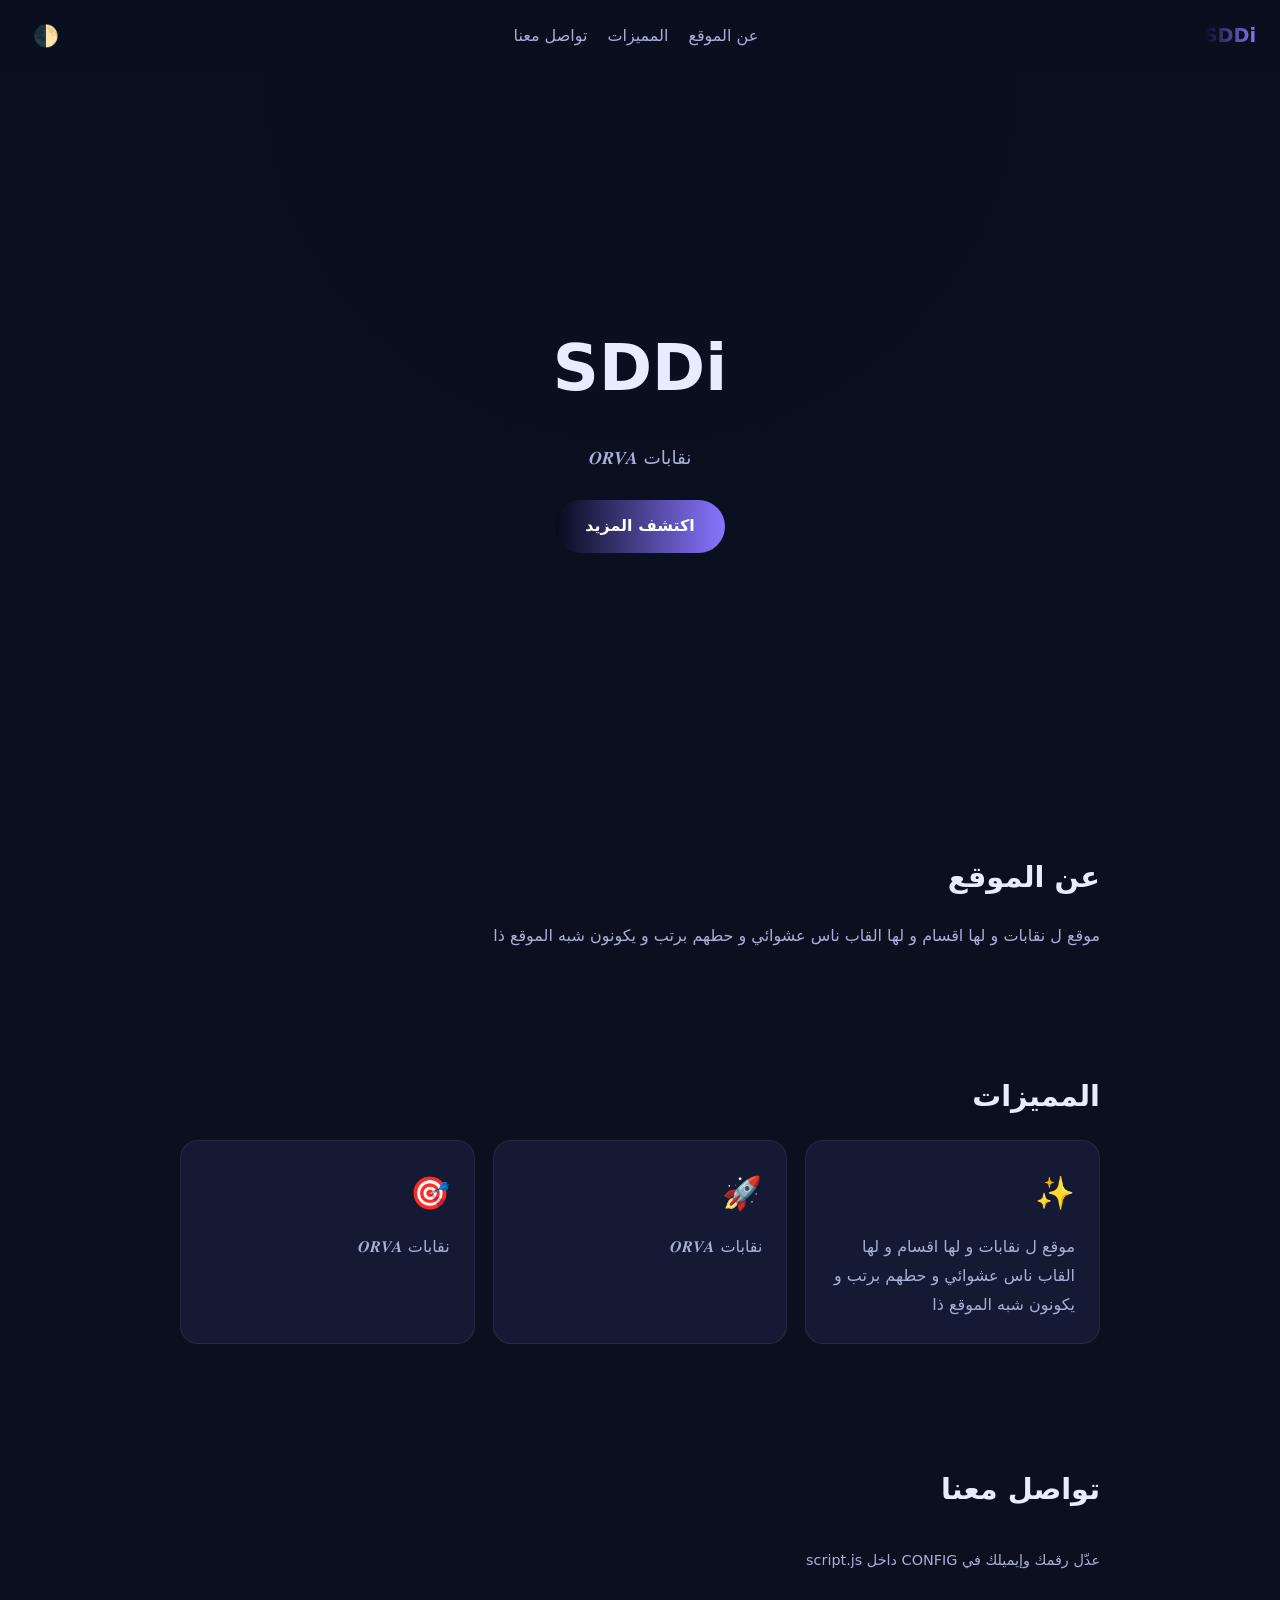
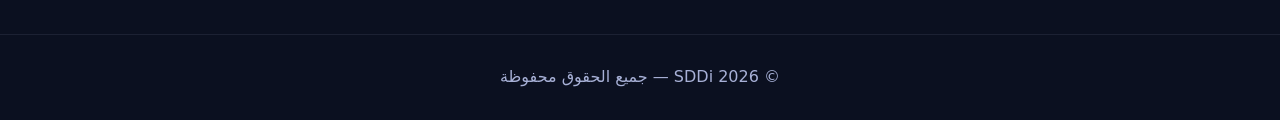
<file: index.html>
<!DOCTYPE html>
<html lang="ar" dir="rtl">

<head>

<meta charset="utf-8">

<meta
name="viewport"
content="width=device-width, initial-scale=1"
>

<title>SDDi</title>

<meta
name="description"
content="نقابات 𝑶𝑹𝑽𝑨"
>

<meta
property="og:title"
content="SDDi"
>

<meta
property="og:description"
content="نقابات 𝑶𝑹𝑽𝑨"
>

<meta
property="og:type"
content="website"
>

<link
rel="stylesheet"
href="style.css"
>

<link rel="canonical" href="https://swzwkyakstraym-hue.github.io/sddi/">
<link rel="icon" href="data:image/svg+xml,%3Csvg%20xmlns%3D'http%3A%2F%2Fwww.w3.org%2F2000%2Fsvg'%20viewBox%3D'0%200%20100%20100'%3E%3Ctext%20y%3D'.9em'%20font-size%3D'90'%3E%E2%9C%A8%3C%2Ftext%3E%3C%2Fsvg%3E">
</head>

<body>

<header class="nav">

<a
class="logo"
href="#top"
>
SDDi
</a>

<nav id="menu">

<a href="#about">
عن الموقع
</a>

<a href="#features">
المميزات
</a>

<a href="#contact">
تواصل معنا
</a>

</nav>

<div class="nav-actions">

<button
id="themeBtn"
aria-label="theme"
>
🌓
</button>

<button
id="menuBtn"
aria-label="menu"
>
☰
</button>

</div>

</header>

<main id="top">

<section class="hero">

<h1>
SDDi
</h1>

<p>
نقابات 𝑶𝑹𝑽𝑨
</p>

<a
class="btn"
href="#about"
>
اكتشف المزيد
</a>

</section>

<section
id="about"
class="wrap reveal"
>

<h2>
عن الموقع
</h2>

<p>
موقع ل نقابات و لها اقسام و لها القاب ناس عشوائي و حطهم برتب و يكونون شبه الموقع ذا
</p>

</section>

<section
id="features"
class="wrap reveal"
>

<h2>
المميزات
</h2>

<div class="grid">


<div class="card">

<span>
✨
</span>

<p>
موقع ل نقابات و لها اقسام و لها القاب ناس عشوائي و حطهم برتب و يكونون شبه الموقع ذا
</p>

</div>


<div class="card">

<span>
🚀
</span>

<p>
نقابات 𝑶𝑹𝑽𝑨
</p>

</div>


<div class="card">

<span>
🎯
</span>

<p>
نقابات 𝑶𝑹𝑽𝑨
</p>

</div>


</div>

</section>

<section
id="contact"
class="wrap reveal"
>

<h2>
تواصل معنا
</h2>

<div class="cta-row">

<a
class="btn"
id="waBtn"
href="#"
hidden
>
واتساب
</a>

<a
class="btn alt"
id="mailBtn"
href="#"
hidden
>
إيميل
</a>

</div>

<p
class="hint"
id="hint"
>
عدّل رقمك وإيميلك في CONFIG داخل script.js
</p>

</section>

</main>

<footer>

©
<span id="year"></span>
SDDi
—
جميع الحقوق محفوظة

</footer>

<script
src="script.js"
defer
></script>

</body>

</html>
</file>
<file: style.css>
:root{
--c1:#070b1b;
--c2:#8875ff;
--bg:#0b1020;
--card:#141a33;
--text:#e8ecff;
--muted:#a7b0d6;
--nav:rgba(11,16,32,.85)
}

[data-theme=light]{
--bg:#f6f7fc;
--card:#fff;
--text:#14182b;
--muted:#59607f;
--nav:rgba(246,247,252,.9)
}

*{
box-sizing:border-box;
margin:0;
padding:0
}

[hidden]{
display:none!important
}

html{
scroll-behavior:smooth
}

body{
font-family:'Cairo',system-ui,-apple-system,'Segoe UI',Tahoma,sans-serif;
background:var(--bg);
color:var(--text);
line-height:1.8;
transition:background .3s,color .3s
}

a{
color:inherit;
text-decoration:none
}

.nav{
position:sticky;
top:0;
z-index:10;
display:flex;
align-items:center;
justify-content:space-between;
padding:14px 24px;
background:var(--nav);
backdrop-filter:blur(10px)
}

.logo{
font-weight:800;
font-size:1.2rem;
background:linear-gradient(
90deg,
var(--c1),
var(--c2)
);
-webkit-background-clip:text;
background-clip:text;
color:transparent
}

#menu{
display:flex;
gap:20px
}

#menu a{
color:var(--muted)
}

#menu a:hover{
color:var(--text)
}

.nav-actions{
display:flex;
gap:6px
}

.nav-actions button{
background:none;
border:0;
color:var(--text);
font-size:1.3rem;
cursor:pointer;
min-width:44px;
min-height:44px
}

#menuBtn{
display:none
}

.hero{
min-height:80vh;
display:flex;
flex-direction:column;
align-items:center;
justify-content:center;
text-align:center;
padding:40px 20px;
background:
radial-gradient(
circle at 50% 0,
color-mix(
in srgb,
var(--c1) 35%,
transparent
),
transparent 60%
)
}

.hero h1{
font-size:clamp(
2.2rem,
7vw,
4rem
);
margin-bottom:14px
}

.hero p{
max-width:640px;
color:var(--muted);
font-size:1.15rem;
margin-bottom:26px
}

.btn{
display:inline-block;
padding:12px 30px;
border-radius:999px;
font-weight:700;
color:#fff;
background:
linear-gradient(
90deg,
var(--c1),
var(--c2)
)
}

.btn.alt{
background:transparent;
border:2px solid var(--c1);
color:var(--text)
}

.cta-row{
display:flex;
gap:12px;
flex-wrap:wrap
}

.hint{
margin-top:14px;
font-size:.9rem
}

.wrap{
max-width:960px;
margin:0 auto;
padding:60px 20px
}

.wrap h2{
font-size:1.8rem;
margin-bottom:18px
}

.wrap p{
color:var(--muted)
}

.grid{
display:grid;
grid-template-columns:
repeat(
auto-fit,
minmax(240px,1fr)
);
gap:18px
}

.card{
background:var(--card);
padding:24px;
border-radius:18px;
border:1px solid rgba(
128,
128,
160,
.15
)
}

.card span{
font-size:2rem
}

.card p{
margin-top:10px
}

footer{
text-align:center;
padding:28px;
color:var(--muted);
border-top:1px solid rgba(
128,
128,
160,
.15
)
}

.reveal{
opacity:0;
transform:translateY(20px);
transition:.6s
}

.reveal.show{
opacity:1;
transform:none
}

:focus-visible{
outline:3px solid var(--c2);
outline-offset:3px
}

@media(
prefers-reduced-motion:reduce
){

.reveal{
opacity:1;
transform:none;
transition:none
}

html{
scroll-behavior:auto
}

}

@media(
max-width:640px
){

#menuBtn{
display:block
}

#menu{
display:none;
position:absolute;
top:100%;
inset-inline:0;
flex-direction:column;
background:var(--bg);
padding:16px 24px
}

#menu.open{
display:flex
}

}
</file>
